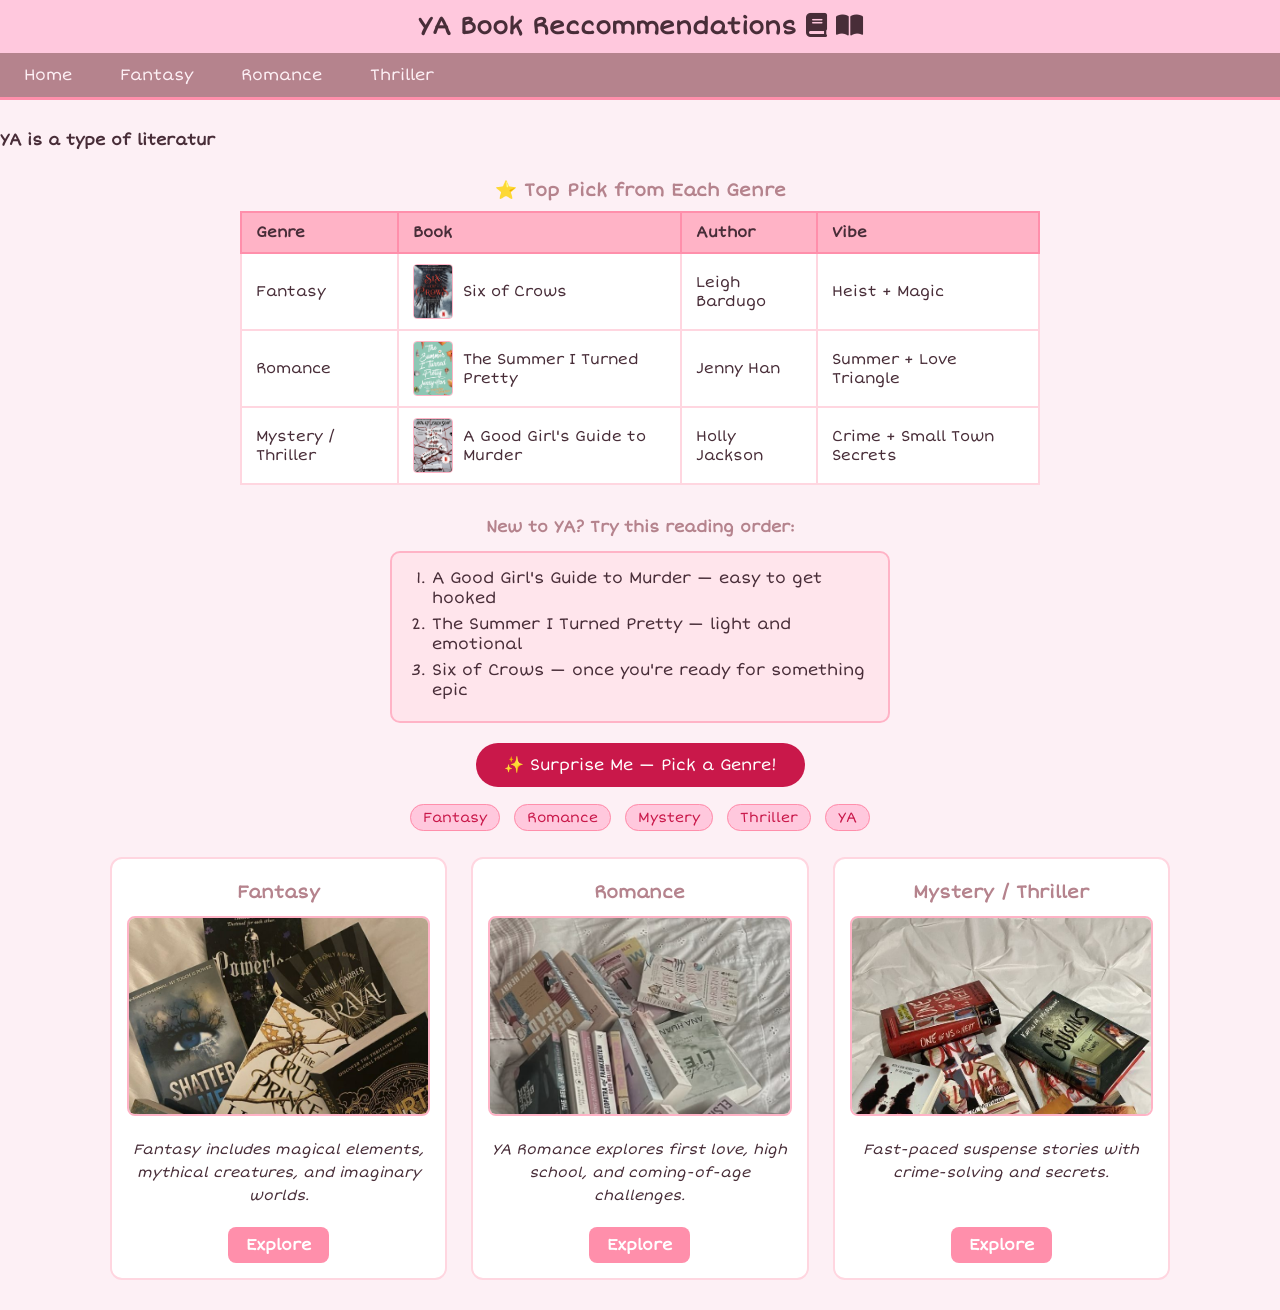
<file: index.html>
<!DOCTYPE html>
<html>
  <head>
    <meta charset="UTF-8">
     <link rel="stylesheet" href="styles.css">
     <link href="https://fonts.googleapis.com/css2?family=Short+Stack&display=swap" rel="stylesheet">
<link rel="stylesheet" href="https://cdnjs.cloudflare.com/ajax/libs/font-awesome/6.0.0/css/all.min.css">
    
      <script src="script.js"></script>


  <title>YA Book Recs</title>
  </head>
  <body>
    <header class="site-header">
      <h1>YA Book Reccommendations <i class="fa-solid fa-book"></i> <i class="fa-solid fa-book-open"></i></h1>
      <nav class="navbar">
        <ul>
          <li><a href="index.html">Home</a></li>
          <li><a href="Fantasy.html">Fantasy</a></li>
          <li><a href="Romance.html">Romance</a></li>
          <li><a href="Thriller.html">Thriller</a></li>
        </ul>
      </nav>
    </header>

    <br>
    
    <b id="demo"></b>

    <table class="top-picks-table">
      <caption>⭐ Top Pick from Each Genre</caption>
      <thead>
        <tr>
          <th>Genre</th>
          <th>Book</th>
          <th>Author</th>
          <th>Vibe</th>
        </tr>
      </thead>
      <tbody>
        <tr>
          <td>Fantasy</td>
          <td>
            <div class="table-book-cell">
              <img src="image/91h7R0ZFyLL._UF1000,1000_QL80_.jpg" alt="Six of Crows" class="table-img">
              <span>Six of Crows</span>
            </div>
          </td>
          <td>Leigh Bardugo</td>
          <td>Heist + Magic</td>
        </tr>
        <tr>
          <td>Romance</td>
          <td>
            <div class="table-book-cell">
              <img src="image/The Summer I Turned Pretty.jpg" alt="The Summer I Turned Pretty" class="table-img">
              <span>The Summer I Turned Pretty</span>
            </div>
          </td>
          <td>Jenny Han</td>
          <td>Summer + Love Triangle</td>
        </tr>
        <tr>
          <td>Mystery / Thriller</td>
          <td>
            <div class="table-book-cell">
              <img src="image/Good Girls Guide to Murder.jpg" alt="A Good Girl's Guide to Murder" class="table-img">
              <span>A Good Girl's Guide to Murder</span>
            </div>
          </td>
          <td>Holly Jackson</td>
          <td>Crime + Small Town Secrets</td>
        </tr>
      </tbody>
    </table>

    <p class="section-label">New to YA? Try this reading order:</p>
    <ol class="reading-order">
      <li>A Good Girl's Guide to Murder — easy to get hooked</li>
      <li>The Summer I Turned Pretty — light and emotional</li>
      <li>Six of Crows — once you're ready for something epic</li>
    </ol>

    <div style="text-align:center; margin: 20px 0;">
      <button class="surprise-btn" onclick="surpriseMe()">&#10024; Surprise Me &mdash; Pick a Genre!</button>
    </div>

    <div style="text-align:center; margin-bottom: 20px;">
      <span class="genre-tag">Fantasy</span>
      <span class="genre-tag">Romance</span>
      <span class="genre-tag">Mystery</span>
      <span class="genre-tag">Thriller</span>
      <span class="genre-tag">YA</span>
    </div>


    <div class="genre-grid">

  <div class="genre-card">
    <h2>Fantasy</h2>
    <img src="image/Fantasy books.jpg">
    <p><i>Fantasy includes magical elements, mythical creatures, and imaginary worlds.</i></p>
    <a href="Fantasy.html">Explore</a>
  </div>

  <div class="genre-card">
    <h2>Romance</h2>
    <img src="image/Romance books.jpg">
    <p><i>YA Romance explores first love, high school, and coming-of-age challenges.</i></p>
    <a href="Romance.html">Explore</a>
  </div>

  <div class="genre-card">
    <h2>Mystery / Thriller</h2>
    <img src="image/MyateryThriller books.jpg">
    <p><i>Fast-paced suspense stories with crime-solving and secrets.</i></p>
    <a href="Thriller.html">Explore</a>
  </div>

</div>
    

  

    </body>
</html>
</file>
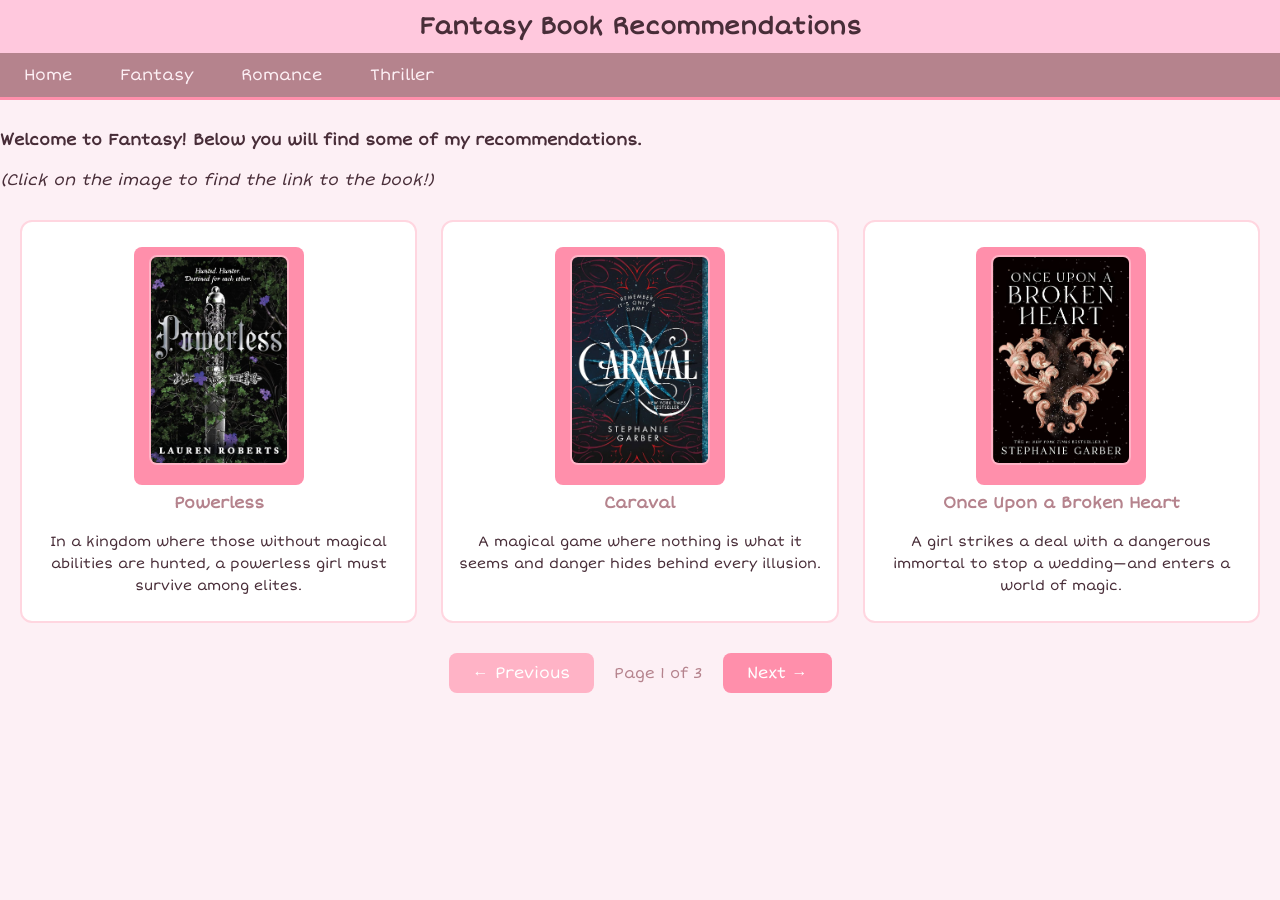
<file: Fantasy.html>
<!DOCTYPE html>
<html>
  <head>
    <meta charset="UTF-8">
    <link rel="stylesheet" href="styles.css">
    <link href="https://fonts.googleapis.com/css2?family=Short+Stack&display=swap" rel="stylesheet">
    <link rel="stylesheet" href="https://cdnjs.cloudflare.com/ajax/libs/font-awesome/6.0.0/css/all.min.css">
    <script src="script.js"></script>
    <title>YA Book Recs</title>
  </head>  
    <body>
    <header class="site-header">
      <h1>Fantasy Book Recommendations</h1>
      <nav class="navbar">
        <ul>
          <li><a href="index.html">Home</a></li>
          <li><a href="Fantasy.html">Fantasy</a></li>
          <li><a href="Romance.html">Romance</a></li>
          <li><a href="Thriller.html">Thriller</a></li>
        </ul>
      </nav>
    </header>

    <br>

    <b>Welcome to Fantasy! Below you will find some of my recommendations.</b>
    <br>
    <br>
    <h/5><i>(Click on the image to find the link to the book!)</i></h>
    

    <div class="book-grid">
      <div class="book-card">
        <a href="https://www.amazon.com/Powerless-Trilogy-Lauren-Roberts/dp/1665954884"><img src="image/81TDiLmks2L._AC_UF1000,1000_QL80_.jpg" alt="Powerless"></a>
        <h3>Powerless</h3>
        <p>In a kingdom where those without magical abilities are hunted, a powerless girl must survive among elites.</p>
       
      </div>

      <div class="book-card">
        <a href="https://www.amazon.com/Caraval-Novel-Stephanie-Garber/dp/1250095263"><img src="image/81yApSxM51L._AC_UF1000,1000_QL80_.jpg" alt="Caraval"></a>
        <h3>Caraval</h3>
        <p>A magical game where nothing is what it seems and danger hides behind every illusion.</p>
      </div>

      <div class="book-card">
         <a href="https://www.amazon.com/Once-Upon-Broken-Heart/dp/1250268400"><img src="image/81S4dsWUoFL._AC_UF1000,1000_QL80_.jpg" alt="Once Upon a Broken Heart"></a>
        <h3>Once Upon a Broken Heart</h3>
        <p>A girl strikes a deal with a dangerous immortal to stop a wedding—and enters a world of magic.</p>
      </div>

      <div class="book-card">
        <a href="https://www.amazon.com/Shatter-Me-Tahereh-Mafi/dp/0062085506"><img src="image/71gxqfarrl.jpg" alt="Shatter Me"></a>
        <h3>Shatter Me</h3>
        <p>Juliette Ferrars, a teenager locked away because her touch is fatal, must decide whether to be a weapon for a corrupt government or fight back.</p>
      </div>

      <div class="book-card">
        <a href="https://www.amazon.com/Cruel-Prince-Folk-Air/dp/031631031X"><img src="image/91dQRqjWTbL._AC_UF1000,1000_QL80_ (1).jpg" alt="Cruel Prince"></a>
        <h3>Cruel Prince</h3>
        <p>Jude, a mortal girl in the treacherous High Court of Faerie, navigates political games and vicious fae to find her place.</p>
      </div>

      <div class="book-card">
        <a href="https://www.amazon.com/Dance-Thieves-Mary-Pearson/dp/1250308976"><img src="image/91VnZ4QDALL._AC_UF1000,1000_QL80_.jpg" alt="Dance Of Thieves"></a>
        <h3>Dance Of Thieves</h3>
        <p>Kazi, a former street thief turned elite guard, navigates dangerous games with Jase, the leader of a powerful outlaw family.</p>
      </div>

      <div class="book-card">
        <a href="https://www.amazon.com/Six-Crows-Leigh-Bardugo/dp/125007696X"><img src="image/91h7R0ZFyLL._UF1000,1000_QL80_.jpg" alt="Six of Crows"></a>
        <h3>Six of Crows</h3>
        <p>Six teenage outcasts attempt an impossible heist in the city of Ketterdam, filled with action, emotion, and unforgettable character dynamics.</p>
      </div>

      <div class="book-card">
        <a href="https://www.amazon.com/Divine-Rivals-Android/dp/0008588198"><img src="image/Divine Rivals.jpg" alt="Divine Rivals"></a>
        <h3>Divine Rivals</h3>
        <p>Two rival journalists, Iris and Roman, fall in love through magical letters while covering a war between gods.</p>
      </div>
    </div>
</file>
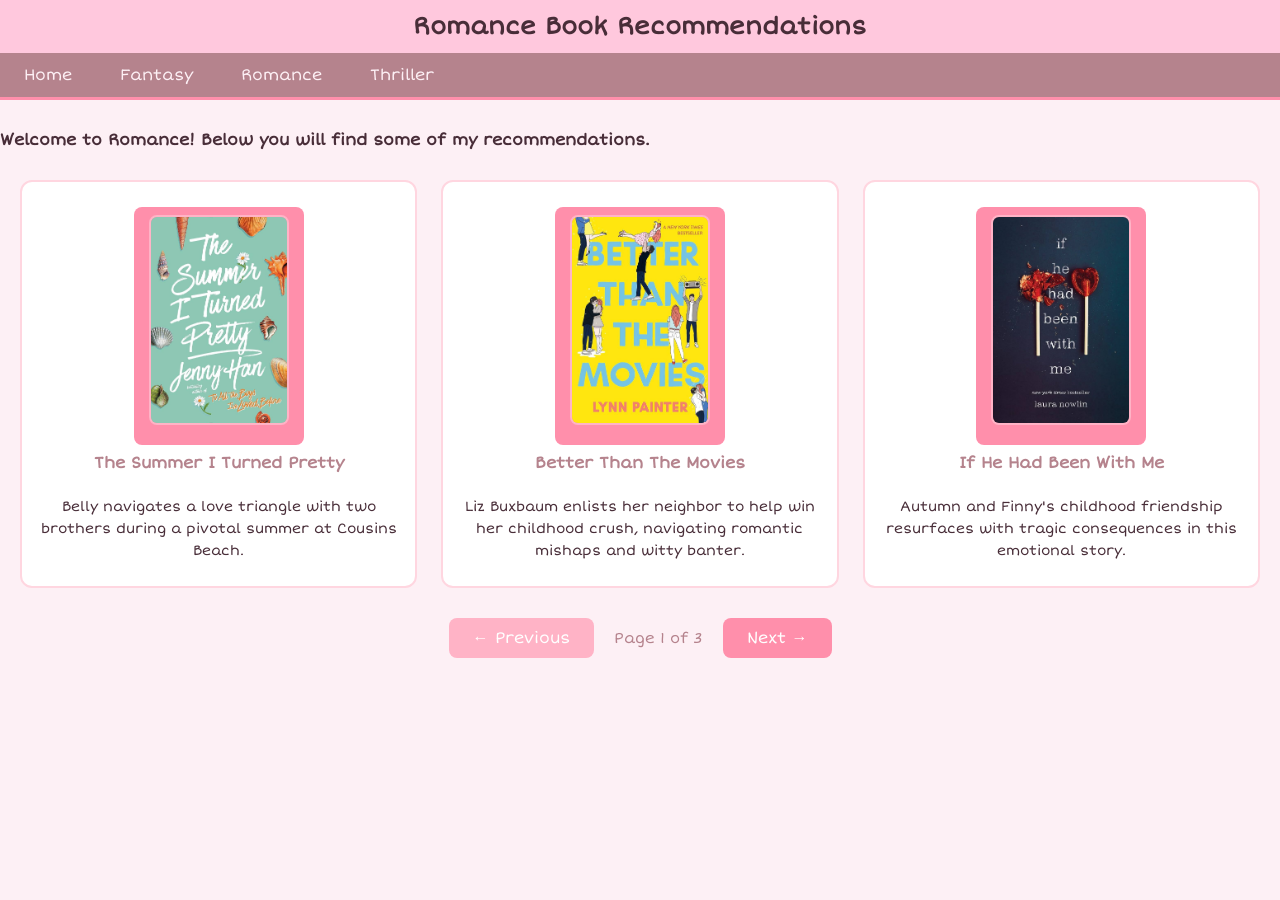
<file: Romance.html>
<!DOCTYPE html>
<html>
  <head>
    <meta charset="UTF-8">
    <link rel="stylesheet" href="styles.css">
     <link href="https://fonts.googleapis.com/css2?family=Short+Stack&display=swap" rel="stylesheet">
<link rel="stylesheet" href="https://cdnjs.cloudflare.com/ajax/libs/font-awesome/6.0.0/css/all.min.css">
    <script src="script.js"></script>
    <title>YA Book Recs</title>
  </head>  
    <body>
    <header class="site-header">
      <h1>Romance Book Recommendations</h1>
      <nav class="navbar">
        <ul>
          <li><a href="index.html">Home</a></li>
          <li><a href="Fantasy.html">Fantasy</a></li>
          <li><a href="Romance.html">Romance</a></li>
          <li><a href="Thriller.html">Thriller</a></li>
        </ul>
      </nav>
    </header>

    <br>


    <b>Welcome to Romance! Below you will find some of my recommendations.</b>

    <div class="book-grid">
      <div class="book-card">
        <a href="https://www.amazon.com/Summer-I-Turned-Pretty/dp/1416968296"><img src="image/The Summer I Turned Pretty.jpg" alt="The Summer I Turned Pretty"></a>
        <h2>The Summer I Turned Pretty</h2>
        <p>Belly navigates a love triangle with two brothers during a pivotal summer at Cousins Beach.</p>
      </div>

      <div class="book-card">
        <a href="https://www.amazon.com/Better-Than-Movies-Lynn-Painter/dp/1534467637"><img src="image/71Ueu+4aNtL._UF1000,1000_QL80_.jpg" alt="Better Than The Movies"></a>
        <h2>Better Than The Movies</h2>
        <p>Liz Buxbaum enlists her neighbor to help win her childhood crush, navigating romantic mishaps and witty banter.</p>
        
      </div>

      <div class="book-card">
        <a href="https://www.amazon.com/If-He-Had-Been-Me/dp/1728205484"><img src="image/51SF6vl0NHL._UF1000,1000_QL80_.jpg" alt="If He Had Been With Me"></a>
        <h2>If He Had Been With Me</h2>
        <p>Autumn and Finny's childhood friendship resurfaces with tragic consequences in this emotional story.</p>
        
      </div>

      <div class="book-card">
         <a href="https://www.amazon.com/Thousand-Boy-Kisses-Tillie-Cole/dp/1728297087"><img src="image/51HFTOgvfML._AC_UF1000,1000_QL80_.jpg" alt="A Thousand Boy Kisses"></a>
        <h2>A Thousand Boy Kisses</h2>
        <p>Poppy and Rune attempt to fill a jar with 1,000 kisses while facing terminal illness and emotional challenges.</p>
        
      </div>

      <div class="book-card">
        <a href="https://www.amazon.com/Life-Walter-Boys-Ali-Novak/dp/1728205476"><img src="image/7110kzNPjvL._UF350,350_QL50_.jpg" alt="My Life With The Walter Boys"></a>
        <h2>My Life With The Walter Boys</h2>
        <p>Jackie navigates life on a chaotic ranch with 12 rambunctious boys while caught in a love triangle.</p>
        
      </div>

      <div class="book-card">
        <a href="https://www.amazon.com/Youve-Reached-Sam-Dustin-Thao/dp/1250762057"><img src="image/91CVZen9vlL._AC_UF1000,1000_QL80_.jpg" alt="You've Reached Sam"></a>
        <h2>You've Reached Sam</h2>
        <p>Julie connects with her deceased boyfriend Sam through a magical, temporary second chance to say goodbye.</p>
        
      </div>

      <div class="book-card">
        <a href="https://www.amazon.com/Anna-French-Kiss-Stephanie-Perkins/dp/0142419400"><img src="image/81-G7FUPEnL._AC_UF1000,1000_QL80_.jpg" alt="Anna and the French Kiss"></a>
        <h2>Anna and the French Kiss</h2>
        <p>Anna navigates love, friendships, and a complicated crush at a Parisian boarding school.</p>
       
      </div>
    </div>
</file>
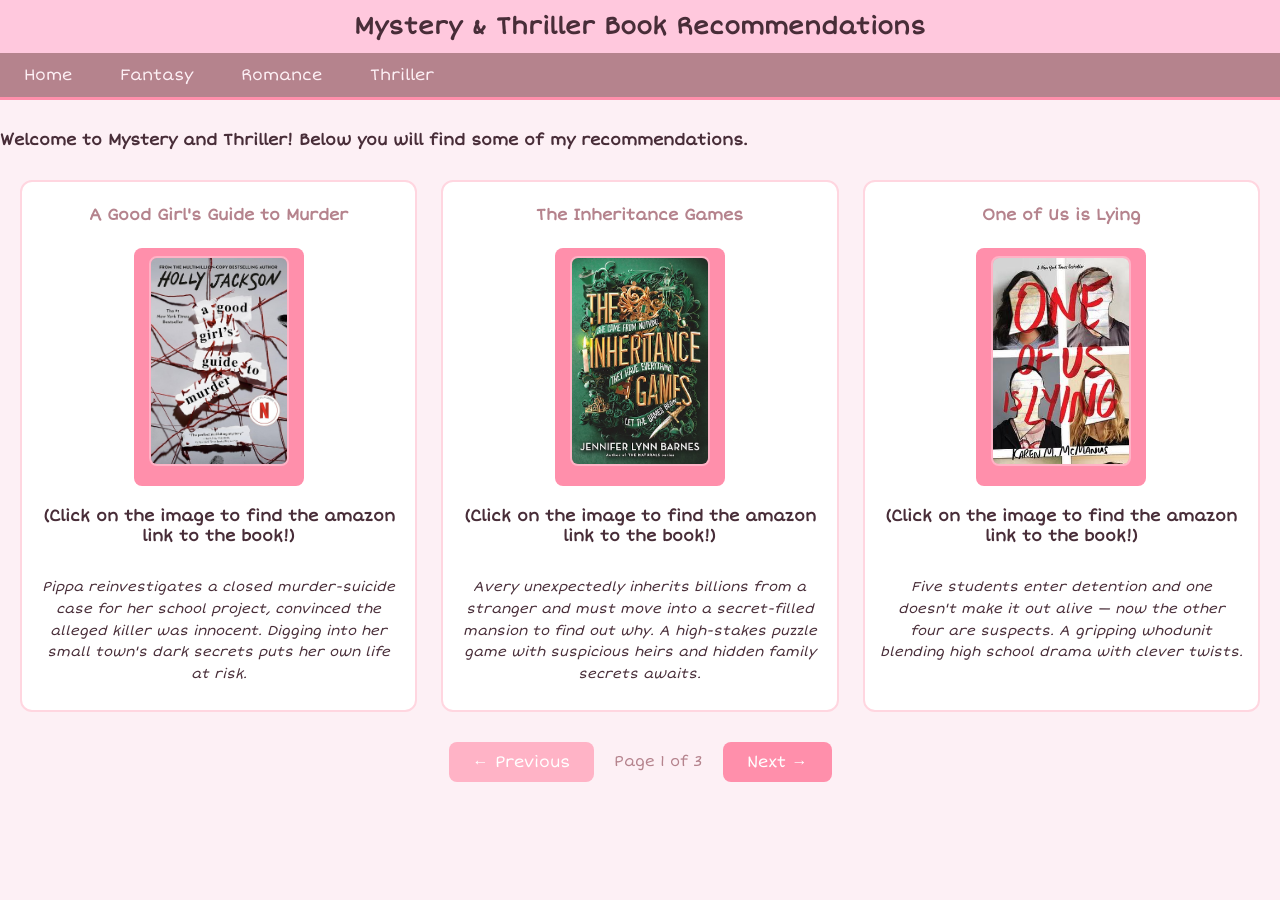
<file: Thriller.html>
<!DOCTYPE html>
<html>
  <head>
    <meta charset="UTF-8">
    <link rel="stylesheet" href="styles.css">
     <link href="https://fonts.googleapis.com/css2?family=Short+Stack&display=swap" rel="stylesheet">
<link rel="stylesheet" href="https://cdnjs.cloudflare.com/ajax/libs/font-awesome/6.0.0/css/all.min.css">
    <script src="script.js"></script>
    <title>YA Book Recs</title>
  </head>  
    <body>
    <header class="site-header">
      <h1>Mystery & Thriller Book Recommendations</h1>
      <nav class="navbar">
        <ul>
          <li><a href="index.html">Home</a></li>
          <li><a href="Fantasy.html">Fantasy</a></li>
          <li><a href="Romance.html">Romance</a></li>
          <li><a href="Thriller.html">Thriller</a></li>
        </ul>
      </nav>
    </header>

    <br>


    <b>Welcome to Mystery and Thriller! Below you will find some of my recommendations.</b>

    <div class="book-grid">   

      <div class="book-card">
        <h2>A Good Girl's Guide to Murder</h2>
        <a href="https://www.amazon.com/Good-Girls-Guide-Murder/dp/1984896393/ref=tmm_pap_swatch_0"><img src="image/Good Girls Guide to Murder.jpg" alt="Good Girl's Guide to Murder Link"></a>
        <br><b>(Click on the image to find the amazon link to the book!)</b></br>
        <p><i>Pippa reinvestigates a closed murder-suicide case for her school project, convinced the alleged killer was innocent. Digging into her small town's dark secrets puts her own life at risk.</i></p>
      </div>

      <div class="book-card">
        <h2>The Inheritance Games</h2>
        <a href="https://www.amazon.com/Inheritance-Games-Jennifer-Lynn-Barnes/dp/0759555400/ref=sr_1_1?crid=3J1DHTA495F47&dib=eyJ2IjoiMSJ9.[base64].xWJQrT_UDX9C-9xWqaA4DpmWz___Clbfs3tn7e_b0pQ&dib_tag=se&keywords=Inheritance+Games&qid=1774412111&s=books&sprefix=inheritance+game%2Cstripbooks%2C246&sr=1-1"><img src="image/Inheritance games.jpg" alt="The Inheritance Games Link"></a>
        <br><b>(Click on the image to find the amazon link to the book!)</b></br>
        <p><i>Avery unexpectedly inherits billions from a stranger and must move into a secret-filled mansion to find out why. A high-stakes puzzle game with suspicious heirs and hidden family secrets awaits.</i></p>
      </div>

      <div class="book-card">
        <h2>One of Us is Lying</h2>
        <a href="https://www.amazon.com/One-Us-Lying-Bayview-High/dp/1524714755/ref=sr_1_1?crid=32HD0UELMWFMH&dib=eyJ2IjoiMSJ9.[base64].9oP86NX4AoSgSH9GJK7Pho8F9OkiZFl2P65nmkTVIvk&dib_tag=se&keywords=One+of+Us+is+Lying&qid=1774412386&s=books&sprefix=one+of+us+is+lying%2Cstripbooks%2C175&sr=1-1"><img src="image/One_of_Us_is_Lying_book_cover.jpg" alt="One of Us is Lying Link"></a>
        <br><b>(Click on the image to find the amazon link to the book!)</b></br>
        <p><i>Five students enter detention and one doesn't make it out alive — now the other four are suspects. A gripping whodunit blending high school drama with clever twists.</i></p>
      </div>

      <div class="book-card">   
        <h2>We Were Liars</h2>
        <a href="https://www.amazon.com/We-Were-Liars-Lockhart/dp/0385741278/ref=sr_1_1?crid=2QM9G4BSBT0D6&dib=eyJ2IjoiMSJ9.[base64].5c15niQEHlt9rLWVvgwkk19GFUWvexSOr-PG5JSgONQ&dib_tag=se&keywords=we+were+liars&qid=1774412687&s=books&sprefix=We+were+l%2Cstripbooks%2C186&sr=1-1"><img src="image/we were Liars.jpg" alt="We Were Liars Link"></a>
        <br><b>(Click on the image to find the amazon link to the book!)</b></br>
        <p><i>Cadence tries to piece together a forgotten traumatic event from a summer on her family's private island. A beautifully written psychological thriller with a shocking twist ending.</i></p>
      </div>
    

      <div class="book-card">   
        <h2>Truly Devious</h2>
        <a href="https://www.amazon.com/Truly-Devious-Mystery-Maureen-Johnson/dp/0062338064/ref=sr_1_1?crid=22OJRTAXL3WRB&dib=eyJ2IjoiMSJ9.[base64].qSJXW2oh9DAoBHh01r_MX-EXTpqR0VZeKfjshPiDa2g&dib_tag=se&keywords=Truly+Devious&qid=1774413367&s=books&sprefix=truly+devious%2Cstripbooks%2C208&sr=1-1"><img src="image/Truly Devious.jpg" alt="Truly Devious Link"></a>
        <br><b>(Click on the image to find the amazon link to the book!)</b></br>
        <p><i>True-crime fan Stevie attends an elite Vermont academy to solve a notorious 1930s cold case. When a present-day murder surfaces, the past and present collide in a twisty mystery.</i></p>
      </div> 

      <div class="book-card">
        <h2>The Naturals</h2>
        <a href="https://www.amazon.com/Naturals-1-Jennifer-Lynn-Barnes/dp/0316540625/ref=sr_1_2?crid=365ROA1QRWQWD&dib=eyJ2IjoiMSJ9.[base64].5f8Qym3RzlE7gqz-FUFgAQVPb8X6_048BrjmgnL1YTU&dib_tag=se&keywords=The+naturals&qid=1774413795&s=books&sprefix=the+natural%2Cstripbooks%2C192&sr=1-2"><img src="image/The Naturals.jpg" alt="The Naturals Link"></a>
        <br><b>(Click on the image to find the amazon link to the book!)</b></br>
        <p><i>Cassie has a natural talent for profiling and gets recruited into a secret FBI program with other gifted teens. Together they solve cold cases while a new serial killer raises the stakes.</i></p>
      </div>

      <div class="book-card">
        <h2>Five Survive</h2>
        <a href="https://www.amazon.com/Five-Survive-Holly-Jackson/dp/0593374193/ref=sr_1_1?crid=1I5I7W9J7G8AJ&dib=eyJ2IjoiMSJ9.[base64].6KAx_jxaxhTXFW24rKGR3ZEdL2ZpXw4wDWlJWlSFDGo&dib_tag=se&keywords=Five+Survive&qid=1774414077&s=books&sprefix=five+survive%2Cstripbooks%2C199&sr=1-1"><img src="image/Five Survive.jpg" alt="Five Survive Link"></a>
        <br><b>(Click on the image to find the amazon link to the book!)</b></br>
        <p><i>Six friends' road trip turns deadly when their RV is trapped by a sniper demanding a hidden secret. One terrifying night forces them to turn on each other as buried truths surface.</i></p>
      </div>
</file>
<file: styles.css>
* {
  box-sizing: border-box;
}

body {
  font-family: 'Short Stack', cursive;
  background-color: #fdf0f5;
  margin: 0;
  padding: 0;
  color: #482d38;
  padding-top: 110px;
}

.site-header {
  position: fixed;
  top: 0;
  left: 0;
  width: 100%;
  z-index: 1000;
  background-color: #ffc8dd;
  border-bottom: 3px solid #ff8fab;
}

.site-header h1 {
  text-align: center;
  margin: 0;
  padding: 12px 20px;
  font-size: 1.5rem;
  color: #482d38;
}

.navbar {
  width: 100%;
  background-color: #b5838d;
}

.navbar ul {
  list-style: none;
  margin: 0;
  padding: 0;
  display: flex;
  flex-direction: row;
  background-color: #b5838d;
  border: none;
  border-radius: 0;
  width: 100%;
}

.navbar li {
  float: none;
}

.navbar a {
  display: block;
  color: #fdf0f5;
  text-decoration: none;
  padding: 12px 24px;
  font-weight: normal;
}

.navbar a:hover {
  background-color: #9c7079;
  color: #fdf0f5;
}

.content {
  max-width: 1100px;
  margin: 0 auto;
  padding: 20px;
}

h2 {
  color: #b5838d;
  border-bottom: 2px solid #ffb3c6;
  padding-bottom: 5px;
  margin-top: 30px;
}

h3 {
  text-align: center;
  margin-top: 50px;
  color: #b5838d;
}

p {
  line-height: 1.6;
  margin: 10px 0;
}

.intro-list {
  background-color: #ffe5ec;
  padding: 15px 15px 15px 35px;
  border-radius: 10px;
  width: 260px;
  margin: 20px auto;
  border: 2px solid #ffb3c6;
}

a {
  text-decoration: none;
  color: #c9184a;
  font-weight: bold;
}

a:hover {
  color: #ff4d6d;
}

input[type="button"] {
  background-color: #ff8fab;
  color: white;
  border: none;
  padding: 10px 20px;
  margin: 20px 0;
  border-radius: 8px;
  cursor: pointer;
  display: block;
}

input[type="button"]:hover {
  background-color: #ff4d6d;
}

.genre-grid {
  display: grid;
  grid-template-columns: repeat(3, 1fr);
  gap: 24px;
  margin: 30px auto;
  max-width: 1100px;
  padding: 0 20px;
}

.genre-card {
  background-color: white;
  border: 2px solid #ffd6e0;
  border-radius: 12px;
  padding: 15px;
  text-align: center;
  display: flex;
  flex-direction: column;
  align-items: center;
}

.genre-card img {
  width: 100%;
  height: 200px;
  object-fit: cover;
  object-position: center top;
  float: none;
  display: block;
  margin: 0 0 12px 0;
  border-radius: 8px;
  border: 2px solid #ffb3c6;
}

.genre-card h2 {
  margin: 8px 0;
  border-bottom: none;
  font-size: 1.1rem;
}

.genre-card p {
  font-size: 0.9rem;
  flex-grow: 1;
}

.genre-card a {
  display: inline-block;
  margin-top: 10px;
  background-color: #ff8fab;
  color: white;
  padding: 8px 18px;
  border-radius: 8px;
  font-weight: bold;
}

.book-grid {
  display: grid;
  grid-template-columns: repeat(3, 1fr);
  gap: 24px;
  margin: 30px 20px;
}

.book-card {
  background-color: white;
  border: 2px solid #ffd6e0;
  border-radius: 12px;
  padding: 15px;
  text-align: center;
  display: flex;
  flex-direction: column;
  align-items: center;
  transition: transform 0.3s;
}

.book-card:hover {
  transform: scale(1.03);
}

.book-card img {
  width: 140px;
  height: 210px;
  object-fit: cover;
  object-position: center top;
  float: none;
  display: block;
  margin: 0 auto 12px auto;
  border-radius: 8px;
  border: 2px solid #ffb3c6;
}

.book-card h2,
.book-card h3 {
  margin: 8px 0;
  color: #b5838d;
  border-bottom: none;
  font-size: 1rem;
}

.book-card p {
  font-size: 0.85rem;
  flex-grow: 1;
}

.book-card a {
  display: inline-block;
  margin-top: 10px;
  background-color: #ff8fab;
  color: white;
  padding: 8px 15px;
  border-radius: 8px;
}

.top-picks-table {
  width: 90%;
  max-width: 800px;
  margin: 30px auto;
  border-collapse: collapse;
  font-size: 0.95rem;
}

.top-picks-table caption {
  font-size: 1.1rem;
  font-weight: bold;
  color: #b5838d;
  margin-bottom: 10px;
}

.top-picks-table th {
  background-color: #ffb3c6;
  color: #482d38;
  padding: 10px 14px;
  border: 2px solid #ff8fab;
  text-align: left;
}

.top-picks-table td {
  background-color: white;
  padding: 10px 14px;
  border: 2px solid #ffd6e0;
  vertical-align: middle;
}

.top-picks-table tr:hover td {
  background-color: #fff0f5;
}

.table-img {
  width: 40px;
  height: 55px;
  object-fit: cover;
  border-radius: 4px;
  border: 1px solid #ffb3c6;
  float: none;
  display: block;
  flex-shrink: 0;
}

.table-book-cell {
  display: flex;
  align-items: center;
  gap: 10px;
}

.section-label {
  text-align: center;
  font-weight: bold;
  color: #b5838d;
  margin-top: 30px;
}

.reading-order {
  max-width: 500px;
  margin: 10px auto 20px auto;
  background-color: #ffe5ec;
  border: 2px solid #ffb3c6;
  border-radius: 10px;
  padding: 15px 15px 15px 40px;
  width: auto;
}

.reading-order li {
  margin-bottom: 6px;
}

.surprise-btn {
  background-color: #c9184a;
  color: white;
  border: none;
  padding: 12px 28px;
  border-radius: 25px;
  font-family: 'Short Stack', cursive;
  font-size: 1rem;
  cursor: pointer;
  transition: background-color 0.3s, transform 0.2s;
}

.surprise-btn:hover {
  background-color: #ff4d6d;
  transform: scale(1.05);
}

.genre-tag {
  display: inline;
  background-color: #ffc8dd;
  color: #c9184a;
  border: 1px solid #ff8fab;
  border-radius: 20px;
  padding: 4px 12px;
  margin: 4px;
  font-size: 0.85rem;
}

.pagination {
  display: flex;
  justify-content: center;
  align-items: center;
  gap: 20px;
  margin: 30px 0;
}

.pagination button {
  background-color: #ff8fab;
  color: white;
  border: none;
  padding: 10px 24px;
  border-radius: 8px;
  cursor: pointer;
  font-family: 'Short Stack', cursive;
  font-size: 1rem;
}

.pagination button:hover {
  background-color: #ff4d6d;
}

.pagination button:disabled {
  background-color: #ffb3c6;
  cursor: default;
}

#page-indicator {
  font-size: 0.95rem;
  color: #b5838d;
}

@media (max-width: 700px) {
  .genre-grid {
    grid-template-columns: 1fr;
  }

  .book-grid {
    grid-template-columns: 1fr;
  }

  body {
    padding-top: 130px;
  }
}
</file>
